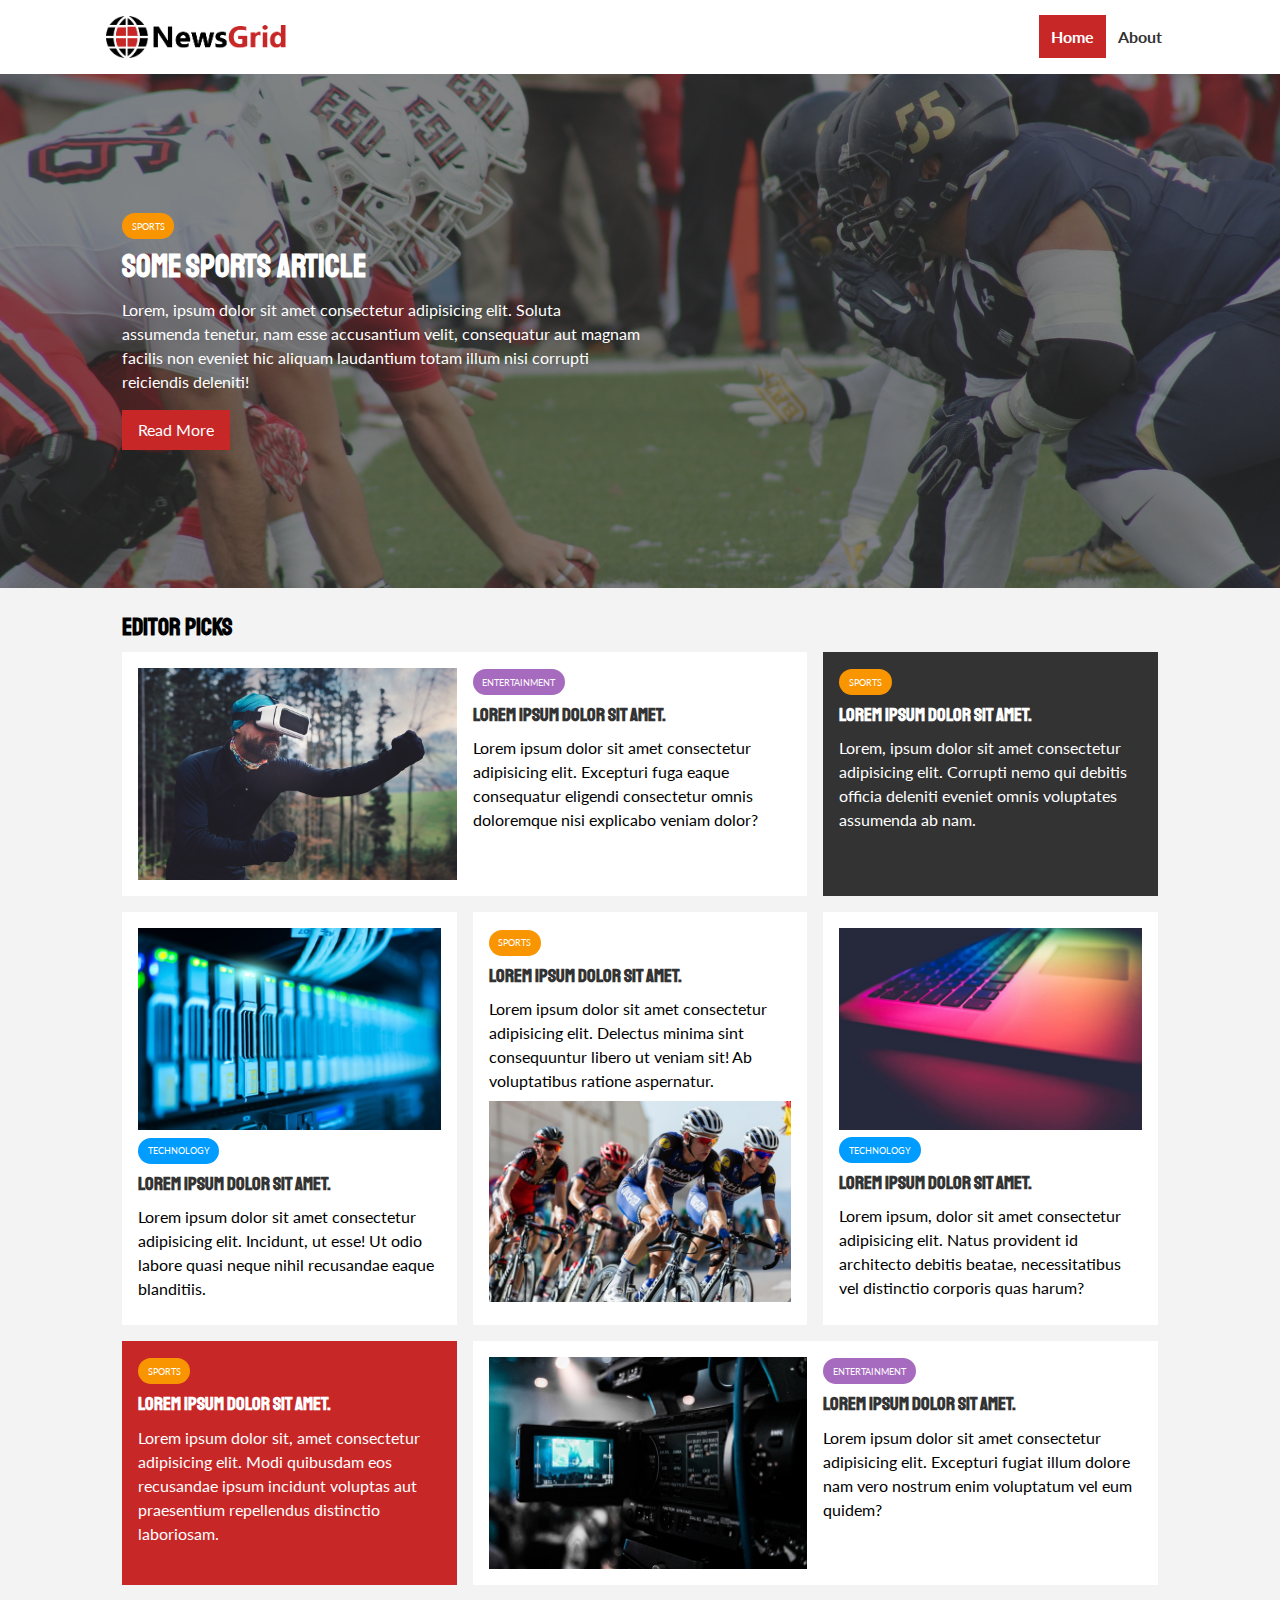
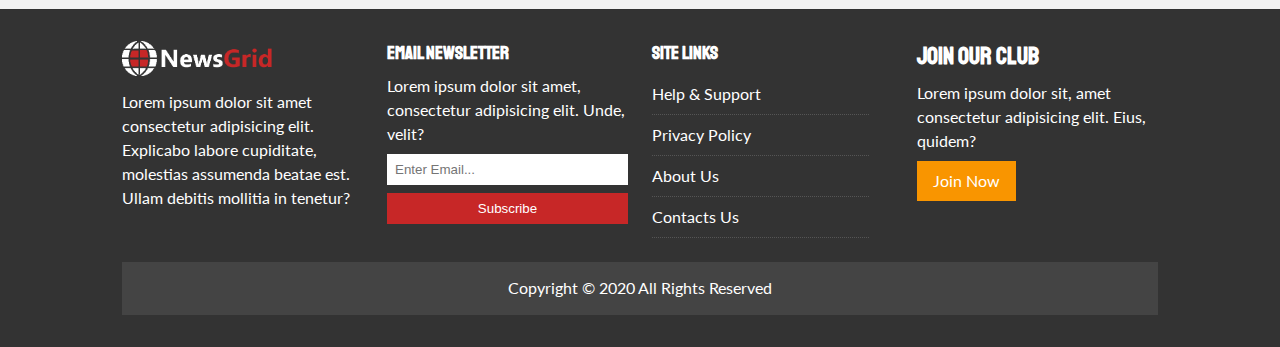
<file: index.html>
<!DOCTYPE html>
<html lang="en">

<head>
  <meta charset="UTF-8">
  <meta name="viewport" content="width=device-width, initial-scale=1.0">
  <link rel="stylesheet" href="https://pro.fontawesome.com/releases/v5.10.0/css/all.css"
    integrity="sha384-AYmEC3Yw5cVb3ZcuHtOA93w35dYTsvhLPVnYs9eStHfGJvOvKxVfELGroGkvsg+p" crossorigin="anonymous" />
  <link href="https://fonts.googleapis.com/css2?family=Lato:ital@1&family=Staatliches&display=swap" rel="stylesheet">
  <link rel="stylesheet" href="CSS/style.css">
  <link rel="stylesheet" media="screen and (max-width: 768px)" href="CSS/mobile.css">
  <title>NewsGrid | Latest News</title>
</head>

<body>
  <nav id="main-nav">
    <div class="container">
      <img src="/img/logo.png" alt="NewsGrid" class="logo">
      <div class="social">
        <a href="http://facebook.com" target="_blank"><i class="fab fa-facebook fa-2x"></i></a>
        <a href="http://twitter.com" target="_blank"><i class="fab fa-twitter fa-2x"></i></a>
        <a href="http://instagram.com" target="_blank"><i class="fab fa-instagram fa-2x"></i></a>
        <a href="http://youtube.com" target="_blank"><i class="fab fa-youtube fa-2x"></i></a>
      </div>
      <ul>
        <li><a class="current" href="/index.html">Home</a></li>
        <li><a href="/about.html">About</a></li>
      </ul>
    </div>
  </nav>

  <!-- Showcase -->
  <header id="showcase">
    <div class="container">
      <div class="showcase-container">
        <div class="showcase-content">
          <div class="category category-sports">Sports</div>
          <h1>Some sports article</h1>
          <p>Lorem, ipsum dolor sit amet consectetur adipisicing elit. Soluta assumenda tenetur, nam esse accusantium
            velit, consequatur aut magnam facilis non eveniet hic aliquam laudantium totam illum nisi corrupti
            reiciendis deleniti!</p>
          <a href="/about.html" class="btn btn-primary">Read More</a>
        </div>
      </div>
    </div>
  </header>

  <!-- Home Articles -->
  <section id="home-articles" class="py-1">
    <div class="container">
      <h2>Editor Picks</h2>
      <div class="articles-container">
        <div class="card">
          <img src="/img/articles/ent1.jpg" alt="">
          <div>
            <div class="category category-ent">Entertainment</div>
            <h3>
              <a href="/article.html">Lorem ipsum dolor sit amet.</a>
            </h3>
            <p>Lorem ipsum dolor sit amet consectetur adipisicing elit. Excepturi fuga eaque consequatur eligendi consectetur omnis doloremque nisi explicabo veniam dolor?</p>
          </div>
        </div>
        <div class="card bg-dark">
          <div class="category category-sports">Sports</div>
          <h3>
            <a href="#">Lorem ipsum dolor sit amet.</a>
          </h3>
          <p>Lorem, ipsum dolor sit amet consectetur adipisicing elit. Corrupti nemo qui debitis officia deleniti eveniet omnis voluptates assumenda ab nam.</p>
        </div>
        <div class="card">
          <img src="/img/articles/tech1.jpg" alt="">
          <div class="category category-tech">Technology</div>
          <h3>
            <a href="#">Lorem ipsum dolor sit amet.</a>
          </h3>
          <p>Lorem ipsum dolor sit amet consectetur adipisicing elit. Incidunt, ut esse! Ut odio labore quasi neque nihil recusandae eaque blanditiis.</p>
        </div>
        <div class="card">
          <div class="category category-sports">Sports</div>
          <h3>
            <a href="#">Lorem ipsum dolor sit amet.</a>
          </h3>
          <p>Lorem ipsum dolor sit amet consectetur adipisicing elit. Delectus minima sint consequuntur libero ut veniam sit! Ab voluptatibus ratione aspernatur.</p>
          <img src="/img/articles/sports1.jpg" alt="">
        </div>
        <div class="card">
          <img src="/img/articles/tech2.jpg" alt="">
          <div class="category category-tech">Technology</div>
          <h3>
            <a href="#">Lorem ipsum dolor sit amet.</a>
          </h3>
          <p>Lorem ipsum, dolor sit amet consectetur adipisicing elit. Natus provident id architecto debitis beatae, necessitatibus vel distinctio corporis quas harum?</p>
        </div>
        <div class="card bg-primary">
          <div class="category category-sports">Sports</div>
          <h3>
            <a href="#">Lorem ipsum dolor sit amet.</a>
          </h3>
          <p>Lorem ipsum dolor sit, amet consectetur adipisicing elit. Modi quibusdam eos recusandae ipsum incidunt voluptas aut praesentium repellendus distinctio laboriosam.</p>
        </div>
        <div class="card">
          <img src="/img/articles/ent2.jpg" alt="">
          <div>
            <div class="category category-ent">Entertainment</div>
            <h3>
              <a href="#">Lorem ipsum dolor sit amet.</a>
            </h3>
            <p>Lorem ipsum dolor sit amet consectetur adipisicing elit. Excepturi fugiat illum dolore nam vero nostrum enim voluptatum vel eum quidem?</p>
          </div>
        </div>
      </div>
    </div>
  </section>

  <!-- Footer -->
  <footer id="main-footer" class="py-2">
    <div class="container footer-container">
      <div>
        <img src="/img/logo_light.png" alt="NewsGrid">
        <p>Lorem ipsum dolor sit amet consectetur adipisicing elit. Explicabo labore cupiditate, molestias assumenda beatae est. Ullam debitis mollitia in tenetur?</p>
      </div>
      <div>
        <h3>Email Newsletter</h3>
        <p>Lorem ipsum dolor sit amet, consectetur adipisicing elit. Unde, velit?</p>
        <form name="contact" method="POST" data-netlify="true">
          <input type="email" name="email" placeholder="Enter Email...">
          <input type="submit" value="Subscribe" class="btn btn-primary">
        </form>
      </div>
      <div>
        <h3>Site Links</h3>
        <ul class="list">
          <li><a href="#">Help & Support</a></li>
          <li><a href="#">Privacy Policy</a></li>
          <li><a href="#">About Us</a></li>
          <li><a href="#">Contacts Us</a></li>
        </ul>
      </div>
      <div>
        <h2>Join Our Club</h2>
        <p>Lorem ipsum dolor sit, amet consectetur adipisicing elit. Eius, quidem?</p>
        <a href="" class="btn btn-secondary">Join Now</a>
      </div>
      <div>
        <p>Copyright &copy; 2020 All Rights Reserved</p>
      </div>
    </div>
  </footer>
</body>

</html>
</file>
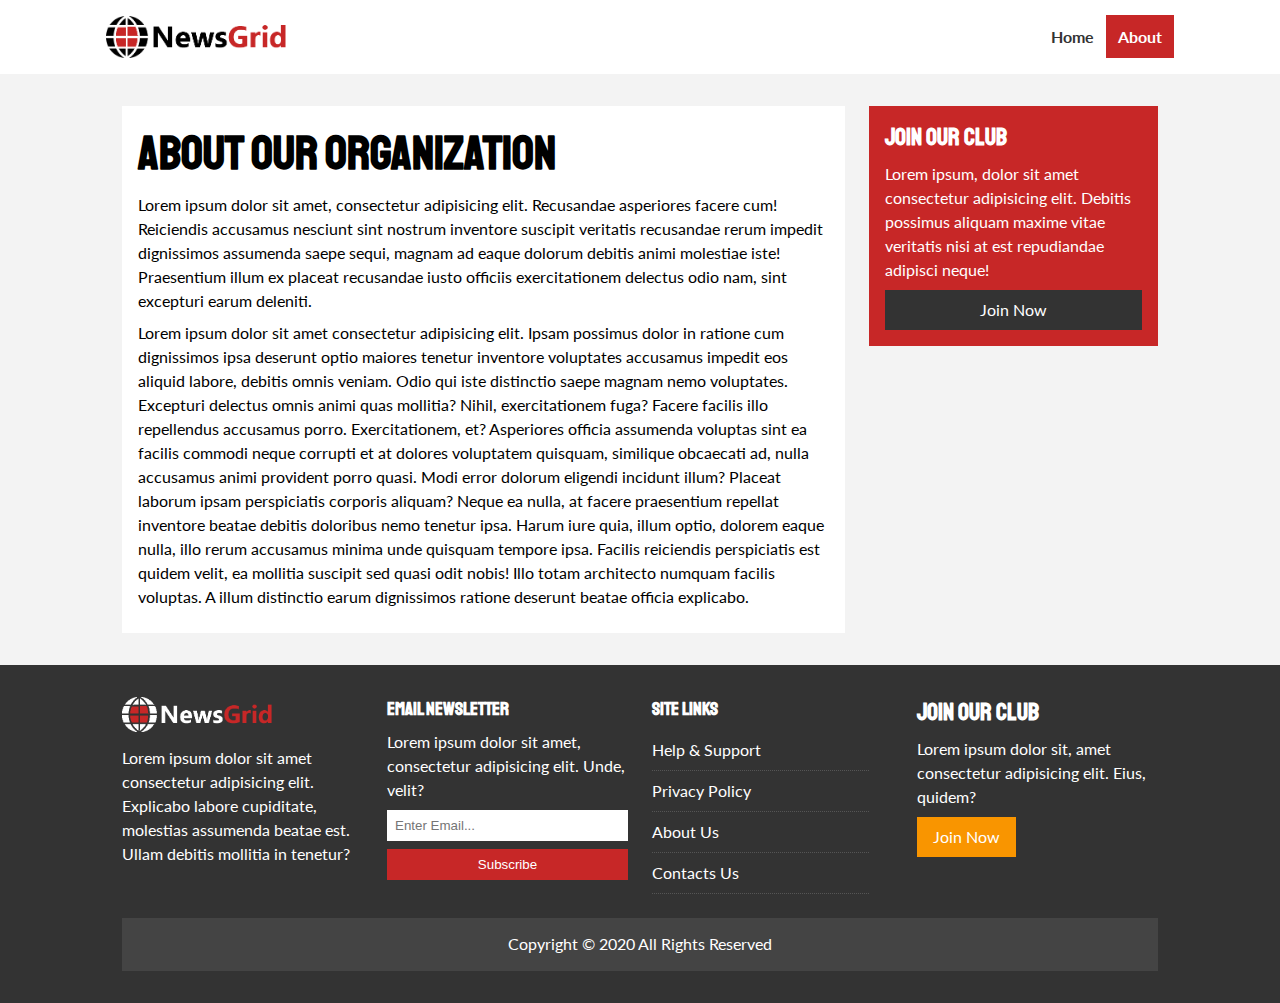
<file: about.html>
<!DOCTYPE html>
<html lang="en">

<head>
  <meta charset="UTF-8">
  <meta name="viewport" content="width=device-width, initial-scale=1.0">
  <link rel="stylesheet" href="https://pro.fontawesome.com/releases/v5.10.0/css/all.css"
    integrity="sha384-AYmEC3Yw5cVb3ZcuHtOA93w35dYTsvhLPVnYs9eStHfGJvOvKxVfELGroGkvsg+p" crossorigin="anonymous" />
  <link href="https://fonts.googleapis.com/css2?family=Lato:ital@1&family=Staatliches&display=swap" rel="stylesheet">
  <link rel="stylesheet" href="CSS/style.css">
  <link rel="stylesheet" media="screen and (max-width: 768px)" href="CSS/mobile.css">
  <title>NewsGrid | About</title>
</head>

<body>
  <nav id="main-nav">
    <div class="container">
      <img src="/img/logo.png" alt="NewsGrid" class="logo">
      <div class="social">
        <a href="http://facebook.com" target="_blank"><i class="fab fa-facebook fa-2x"></i></a>
        <a href="http://twitter.com" target="_blank"><i class="fab fa-twitter fa-2x"></i></a>
        <a href="http://instagram.com" target="_blank"><i class="fab fa-instagram fa-2x"></i></a>
        <a href="http://youtube.com" target="_blank"><i class="fab fa-youtube fa-2x"></i></a>
      </div>
      <ul>
        <li><a href="/index.html">Home</a></li>
        <li><a class="current" href="/about.html">About</a></li>
      </ul>
    </div>
  </nav>

  <!-- Section: About -->
  <section id="about">
    <div class="container">
      <div class="page-container">
        <article class="card">
          <h1 class="l-heading">About Our Organization</h1>
          <p>Lorem ipsum dolor sit amet, consectetur adipisicing elit. Recusandae asperiores facere cum! Reiciendis accusamus nesciunt sint nostrum inventore suscipit veritatis recusandae rerum impedit dignissimos assumenda saepe sequi, magnam ad eaque dolorum debitis animi molestiae iste! Praesentium illum ex placeat recusandae iusto officiis exercitationem delectus odio nam, sint excepturi earum deleniti.</p>
          <p>Lorem ipsum dolor sit amet consectetur adipisicing elit. Ipsam possimus dolor in ratione cum dignissimos ipsa deserunt optio maiores tenetur inventore voluptates accusamus impedit eos aliquid labore, debitis omnis veniam. Odio qui iste distinctio saepe magnam nemo voluptates. Excepturi delectus omnis animi quas mollitia? Nihil, exercitationem fuga? Facere facilis illo repellendus accusamus porro. Exercitationem, et? Asperiores officia assumenda voluptas sint ea facilis commodi neque corrupti et at dolores voluptatem quisquam, similique obcaecati ad, nulla accusamus animi provident porro quasi. Modi error dolorum eligendi incidunt illum? Placeat laborum ipsam perspiciatis corporis aliquam? Neque ea nulla, at facere praesentium repellat inventore beatae debitis doloribus nemo tenetur ipsa. Harum iure quia, illum optio, dolorem eaque nulla, illo rerum accusamus minima unde quisquam tempore ipsa. Facilis reiciendis perspiciatis est quidem velit, ea mollitia suscipit sed quasi odit nobis! Illo totam architecto numquam facilis voluptas. A illum distinctio earum dignissimos ratione deserunt beatae officia explicabo.</p>
        </article>
        <aside class="card bg-primary">
          <h2>Join Our Club</h2>
          <p>Lorem ipsum, dolor sit amet consectetur adipisicing elit. Debitis possimus aliquam maxime vitae veritatis nisi at est repudiandae adipisci neque!</p>
          <a href="#" class="btn btn-dark btn-block">Join Now</a>
        </aside>
      </div>
    </div>
  </section>

  <!-- Footer -->
  <footer id="main-footer" class="py-2">
    <div class="container footer-container">
      <div>
        <img src="/img/logo_light.png" alt="NewsGrid">
        <p>Lorem ipsum dolor sit amet consectetur adipisicing elit. Explicabo labore cupiditate, molestias assumenda beatae est. Ullam debitis mollitia in tenetur?</p>
      </div>
      <div>
        <h3>Email Newsletter</h3>
        <p>Lorem ipsum dolor sit amet, consectetur adipisicing elit. Unde, velit?</p>
        <form name="contact" method="POST" data-netlify="true">
          <input type="email" name="email" placeholder="Enter Email...">
          <input type="submit" value="Subscribe" class="btn btn-primary">
        </form>
      </div>
      <div>
        <h3>Site Links</h3>
        <ul class="list">
          <li><a href="#">Help & Support</a></li>
          <li><a href="#">Privacy Policy</a></li>
          <li><a href="#">About Us</a></li>
          <li><a href="#">Contacts Us</a></li>
        </ul>
      </div>
      <div>
        <h2>Join Our Club</h2>
        <p>Lorem ipsum dolor sit, amet consectetur adipisicing elit. Eius, quidem?</p>
        <a href="" class="btn btn-secondary">Join Now</a>
      </div>
      <div>
        <p>Copyright &copy; 2020 All Rights Reserved</p>
      </div>
    </div>
  </footer>
</body>

</html>
</file>
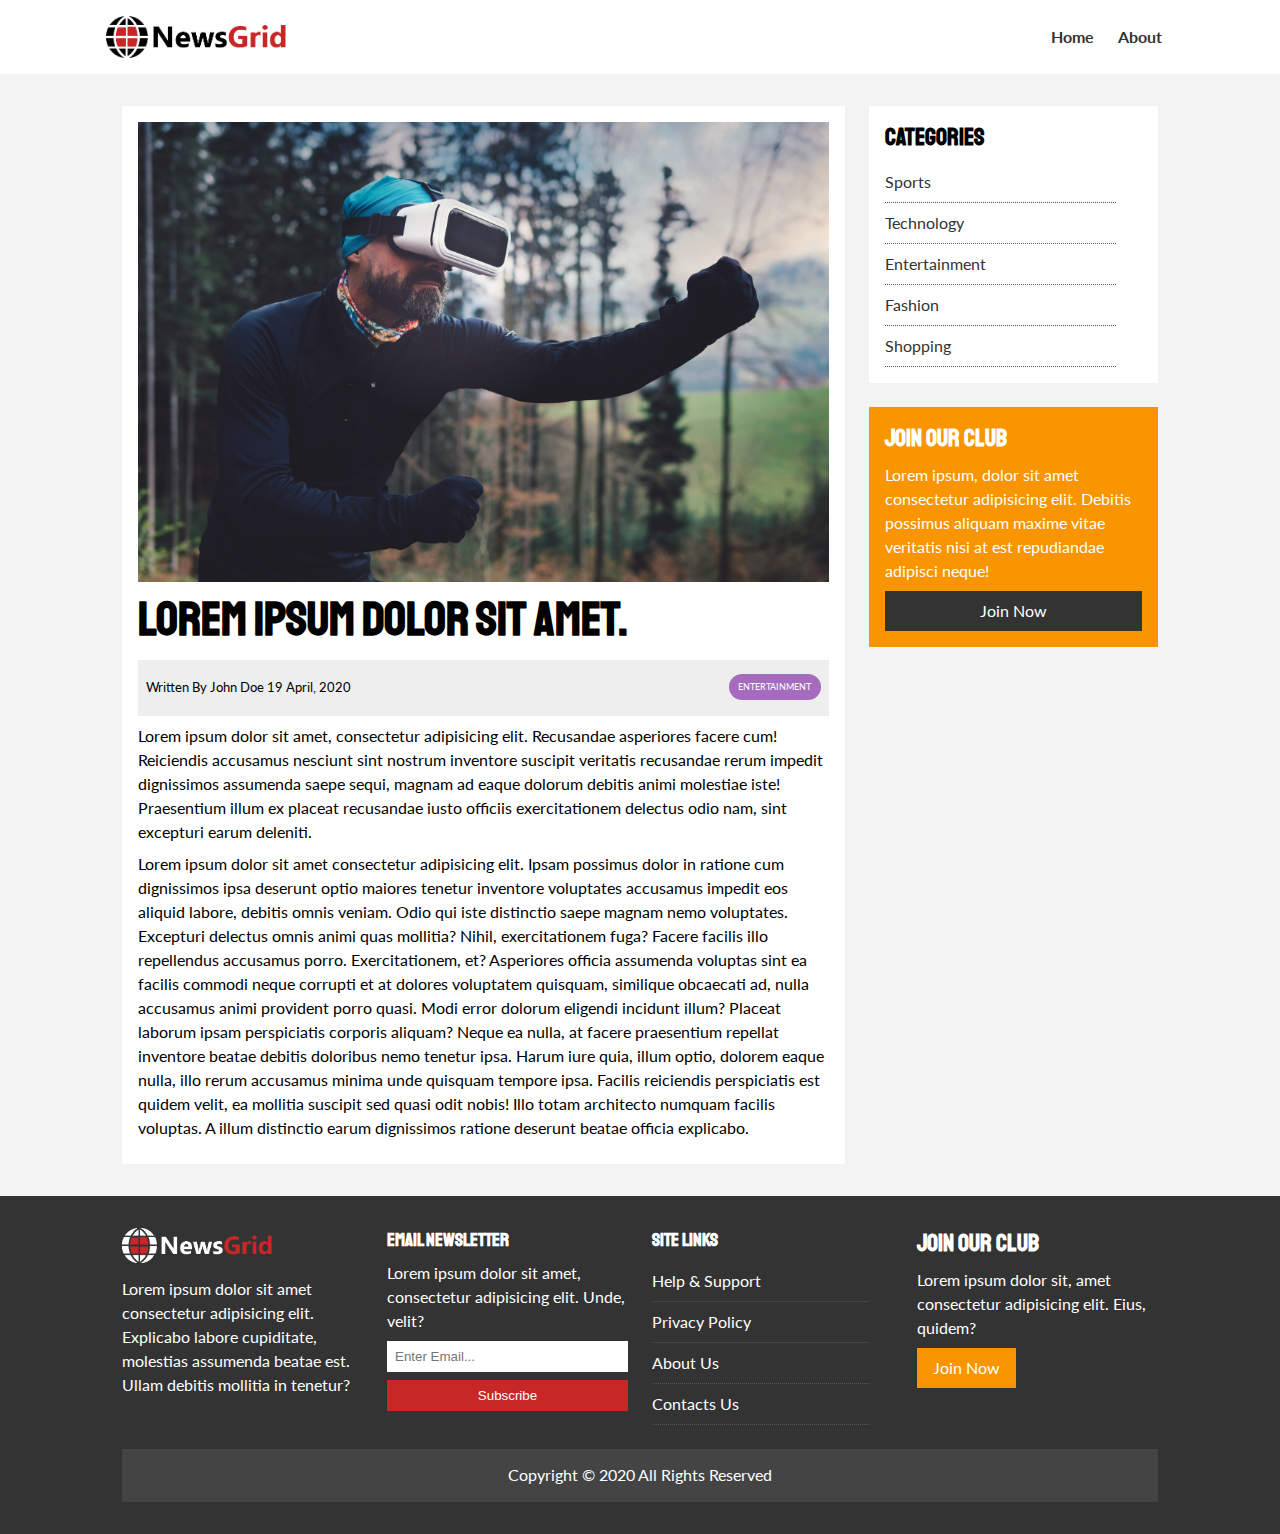
<file: article.html>
<!DOCTYPE html>
<html lang="en">

<head>
  <meta charset="UTF-8">
  <meta name="viewport" content="width=device-width, initial-scale=1.0">
  <link rel="stylesheet" href="https://pro.fontawesome.com/releases/v5.10.0/css/all.css"
    integrity="sha384-AYmEC3Yw5cVb3ZcuHtOA93w35dYTsvhLPVnYs9eStHfGJvOvKxVfELGroGkvsg+p" crossorigin="anonymous" />
  <link href="https://fonts.googleapis.com/css2?family=Lato:ital@1&family=Staatliches&display=swap" rel="stylesheet">
  <link rel="stylesheet" href="CSS/style.css">
  <link rel="stylesheet" media="screen and (max-width: 768px)" href="CSS/mobile.css">
  <title>NewsGrid | Article</title>
</head>

<body>
  <nav id="main-nav">
    <div class="container">
      <img src="/img/logo.png" alt="NewsGrid" class="logo">
      <div class="social">
        <a href="http://facebook.com" target="_blank"><i class="fab fa-facebook fa-2x"></i></a>
        <a href="http://twitter.com" target="_blank"><i class="fab fa-twitter fa-2x"></i></a>
        <a href="http://instagram.com" target="_blank"><i class="fab fa-instagram fa-2x"></i></a>
        <a href="http://youtube.com" target="_blank"><i class="fab fa-youtube fa-2x"></i></a>
      </div>
      <ul>
        <li><a href="/index.html">Home</a></li>
        <li><a href="/about.html">About</a></li>
      </ul>
    </div>
  </nav>

  <section id="article">
    <div class="container">
      <div class="page-container">
        <article class="card">
          <img src="/img/articles/ent1.jpg" alt="Entertainment">
          <h1 class="l-heading">Lorem ipsum dolor sit amet.</h1>
          <div class="meta">
            <small>
              <i class="fas fa-user"></i> Written By John Doe 19 April, 2020
            </small>
            <div class="category category-ent">Entertainment</div>
          </div>
          <p>Lorem ipsum dolor sit amet, consectetur adipisicing elit. Recusandae asperiores facere cum! Reiciendis accusamus nesciunt sint nostrum inventore suscipit veritatis recusandae rerum impedit dignissimos assumenda saepe sequi, magnam ad eaque dolorum debitis animi molestiae iste! Praesentium illum ex placeat recusandae iusto officiis exercitationem delectus odio nam, sint excepturi earum deleniti.</p>
          <p>Lorem ipsum dolor sit amet consectetur adipisicing elit. Ipsam possimus dolor in ratione cum dignissimos ipsa deserunt optio maiores tenetur inventore voluptates accusamus impedit eos aliquid labore, debitis omnis veniam. Odio qui iste distinctio saepe magnam nemo voluptates. Excepturi delectus omnis animi quas mollitia? Nihil, exercitationem fuga? Facere facilis illo repellendus accusamus porro. Exercitationem, et? Asperiores officia assumenda voluptas sint ea facilis commodi neque corrupti et at dolores voluptatem quisquam, similique obcaecati ad, nulla accusamus animi provident porro quasi. Modi error dolorum eligendi incidunt illum? Placeat laborum ipsam perspiciatis corporis aliquam? Neque ea nulla, at facere praesentium repellat inventore beatae debitis doloribus nemo tenetur ipsa. Harum iure quia, illum optio, dolorem eaque nulla, illo rerum accusamus minima unde quisquam tempore ipsa. Facilis reiciendis perspiciatis est quidem velit, ea mollitia suscipit sed quasi odit nobis! Illo totam architecto numquam facilis voluptas. A illum distinctio earum dignissimos ratione deserunt beatae officia explicabo.</p>
        </article>
        
        <aside id="categories" class="card">
          <h2>Categories</h2>
          <ul class="list">
            <li><a href="#"><i class="fas fa-chevron-right"></i>Sports</a></li>
            <li><a href="#"><i class="fas fa-chevron-right"></i>Technology</a></li>
            <li><a href="#"><i class="fas fa-chevron-right"></i>Entertainment</a></li>
            <li><a href="#"><i class="fas fa-chevron-right"></i>Fashion</a></li>
            <li><a href="#"><i class="fas fa-chevron-right"></i>Shopping</a></li>
          </ul>
        </aside>

        <aside class="card bg-secondary">
          <h2>Join Our Club</h2>
          <p>Lorem ipsum, dolor sit amet consectetur adipisicing elit. Debitis possimus aliquam maxime vitae veritatis nisi at est repudiandae adipisci neque!</p>
          <a href="#" class="btn btn-dark btn-block">Join Now</a>
        </aside>
      </div>
    </div>
  </section>

  <!-- Footer -->
  <footer id="main-footer" class="py-2">
    <div class="container footer-container">
      <div>
        <img src="/img/logo_light.png" alt="NewsGrid">
        <p>Lorem ipsum dolor sit amet consectetur adipisicing elit. Explicabo labore cupiditate, molestias assumenda beatae est. Ullam debitis mollitia in tenetur?</p>
      </div>
      <div>
        <h3>Email Newsletter</h3>
        <p>Lorem ipsum dolor sit amet, consectetur adipisicing elit. Unde, velit?</p>
        <form name="contact" method="POST" data-netlify="true">
          <input type="email" name="email" placeholder="Enter Email...">
          <input type="submit" value="Subscribe" class="btn btn-primary">
        </form>
      </div>
      <div>
        <h3>Site Links</h3>
        <ul class="list">
          <li><a href="#">Help & Support</a></li>
          <li><a href="#">Privacy Policy</a></li>
          <li><a href="#">About Us</a></li>
          <li><a href="#">Contacts Us</a></li>
        </ul>
      </div>
      <div>
        <h2>Join Our Club</h2>
        <p>Lorem ipsum dolor sit, amet consectetur adipisicing elit. Eius, quidem?</p>
        <a href="" class="btn btn-secondary">Join Now</a>
      </div>
      <div>
        <p>Copyright &copy; 2020 All Rights Reserved</p>
      </div>
    </div>
  </footer>
</body>

</html>
</file>
<file: CSS/style.css>
/* Variables */
:root {
  --primary-color: #c72727;
  --secondary-color: #f99500;
  --light-color: #f3f3f3;
  --dark-color: #333;
  --max-width: 1100px;
}

.category {
  --sport-color: #f99500;
  --ent-color: #a66bbe;
  --tech-color: #009cff;
}

/* Basic styles */
* {
  margin: 0;
  padding: 0;
  box-sizing: border-box;
}

body {
  font-family: 'Lato', sans-serif;
  background: var(--light-color);
  line-height: 1.5;
}

a {
  text-decoration: none;
  color: var(--dark-color);
}

ul {
  list-style: none;
}

p {
  margin: 0.5rem 0;
}

img {
  width: 100%;
}

h1,h2,h3,h4,h5,h6 {
  font-family: 'Staatliches', cursive;
  line-height: 1.3;
  margin-bottom: 0.55rem;
}

/* Utility classes */
.container {
  max-width: var(--max-width);
  margin: auto;
  padding: 0 2rem;
  overflow: hidden;
}

.page-container {
  display: grid;
  grid-template-columns: 5fr 2fr;
  margin: 2rem 0;
  grid-gap: 1.5rem;
}

.page-container > *:first-child {
  grid-row: 1 / span 3;
}

.category {
  display: inline-block;
  color: #fff;
  font-size: 0.55rem;
  text-transform: uppercase;
  padding: 0.4rem 0.6rem;
  border-radius: 15px;
  margin-bottom: 0.5rem;
}

.category-sports {background: var(--sport-color);}
.category-ent {background: var(--ent-color);}
.category-tech {background: var(--tech-color);}

.btn {
  display: inline-block;
  background: var(--dark-color);
  color: #fff;
  border: none;
  outline: none;
  cursor: pointer;
  padding: 0.5rem 1rem;
}

.btn-light {background: var(--light-color);}
.btn-primary {background: var(--primary-color);}
.btn-secondary {background: var(--secondary-color);}

.btn-block {
  display: block;
  width: 100%;
  text-align: center;
}

.btn:hover {
  opacity: 0.9;
}

.py-1 {padding: 1.5rem 0;}
.py-2 {padding: 2rem 0;}
.py-3 {padding: 3rem 0;}
.p-1 {padding: 1.5rem;}
.p-2 {padding: 2rem;}
.p-3 {padding: 3rem;}

.card {
  background: #fff;
  padding: 1rem;
}

.bg-dark {
  background: var(--dark-color);
  color: #fff;
}
.bg-primary {
  background: var(--primary-color);
  color: #fff;
}

.bg-secondary {
  background: var(--secondary-color);
  color: #fff;
}

.bg-dark h1,
.bg-dark h2,
.bg-dark h3,
.bg-dark a,
.bg-primary h1,
.bg-primary h2,
.bg-primary h3,
.bg-primary a,
.bg-secondary h1,
.bg-secondary h2,
.bg-secondary h3,
.bg-secondary a {
  color: #fff;
}
 
.list li {
  padding: 0.5rem 0;
  width: 90%;
  border-bottom: #555 1px dotted;
}

.list li a:hover {
  color: var(--primary-color) !important;
}

.l-heading {font-size: 3rem;}

/* Navbar */
#main-nav {
  position: sticky;
  top: 0;
  background: #fff;
  z-index: 2;
}

#main-nav .container {
  display: grid;
  grid-template-columns: 6fr 3fr 2fr;
  align-items: center;
  padding: 1rem;
}

#main-nav .logo {
  width: 180px;
}

#main-nav ul {
  justify-self: end;
  display: flex;
}

#main-nav ul li a {
  padding: 0.75rem;
  font-weight: bold;
}

#main-nav ul li a.current {
  background: var(--primary-color);
  color: #fff;
}

#main-nav ul li a:hover {
  background: var(--light-color);
  color: var(--dark-color);
}

#main-nav .social {
  justify-self: center;
}

#main-nav .social i {
  color: #777;
  margin-right: 0.5rem;
}

/* Showcase */
#showcase {
  background: #333;
  color: #fff;
  padding: 2rem;
  position: relative;
}

#showcase::before {
  content: '';
  background: url(/img/featured.jpg) no-repeat center center/cover;
  position: absolute;
  top: 0;
  left: 0;
  height: 100%;
  width: 100%;
  opacity: 0.4;
}

#showcase .showcase-container {
  display: grid;
  grid-template-columns: repeat(2, 1fr);
  justify-content: center;
  align-items: center;
  height: 50vh;
}

#showcase .showcase-content {
  z-index: 1;
}

#showcase .showcase-content p {
  margin-bottom: 1rem;
}

/* Home Articles */
#home-articles .articles-container {
  display: grid;
  grid-template-columns: repeat(3, 2fr);
  grid-gap: 1rem;
}

#home-articles .articles-container > *:first-child,
#home-articles .articles-container > *:last-child {
  display: grid;
  grid-template-columns: repeat(2, 1fr);
  grid-column: 1 / span 2;
  grid-gap: 1rem;
}

#home-articles .articles-container > *:last-child {
  grid-column: 2 / span 2;
}

#article .meta {
  display: flex;
  justify-content: space-between;
  align-items: center;
  background: #eee;
  padding: 0.5rem;
}

#article .meta .category {
  margin-top: 0.4rem;
}

/* Footer */
#main-footer {
  background: var(--dark-color);
  color: #fff;
}

#main-footer img {
  width: 150px;
}

#main-footer .footer-container {
  display: grid;
  grid-template-columns: repeat(4, 1fr);
  grid-gap: 1.5rem;
}

#main-footer .footer-container > *:last-child {
  width: 100%;
  grid-column: 1 / span 4;
  text-align: center;
  padding: 0.4rem;
  background: #444;
}

#main-footer .footer-container input[type="email"] {
  width: 100%;
  padding: 0.5rem;
  margin-bottom: 0.5rem;
  outline: none;
  border: none;
}

#main-footer .footer-container input[type="submit"] {
  width: 100%;
}

#main-footer a {
  color: #fff;
}
</file>
<file: CSS/mobile.css>
/* Navigation */
#main-nav .social {
  display: none;
}

#main-nav .container {
  display: grid;
  grid-template-columns: 1fr;
  grid-gap: 1.2rem;
}

#main-nav ul,
#main-nav .logo {
  justify-self: center;
}

#main-nav ul li a {
  padding: 0.5rem;
}

/* Home Articles */
#home-articles .articles-container {
  display: grid;
  grid-template-columns: repeat(2, 1fr);
}

#home-articles .articles-container>*:first-child,
#home-articles .articles-container>*:last-child {
  display: grid;
  grid-template-columns: 2fr;
  grid-column: 1;
}

@media(max-width: 600px) {
  /* Stack grid items */
   #showcase .showcase-container,
    #home-articles .articles-container,
    #main-footer .footer-container {
    grid-template-columns: 1fr;
  }

  #main-footer .footer-container > * {
    grid-column: 1;
  }
  #main-footer .footer-container > *:first-child,
  #main-footer .footer-container > *:nth-child(2) {
    border-bottom: 1px dotted #555;
    padding: 1rem;
  }

  .page-container {
    grid-template-columns: 1fr;
    grid-column: 1;
  }

  .l-heading { font-size: 2rem;}
}
</file>
